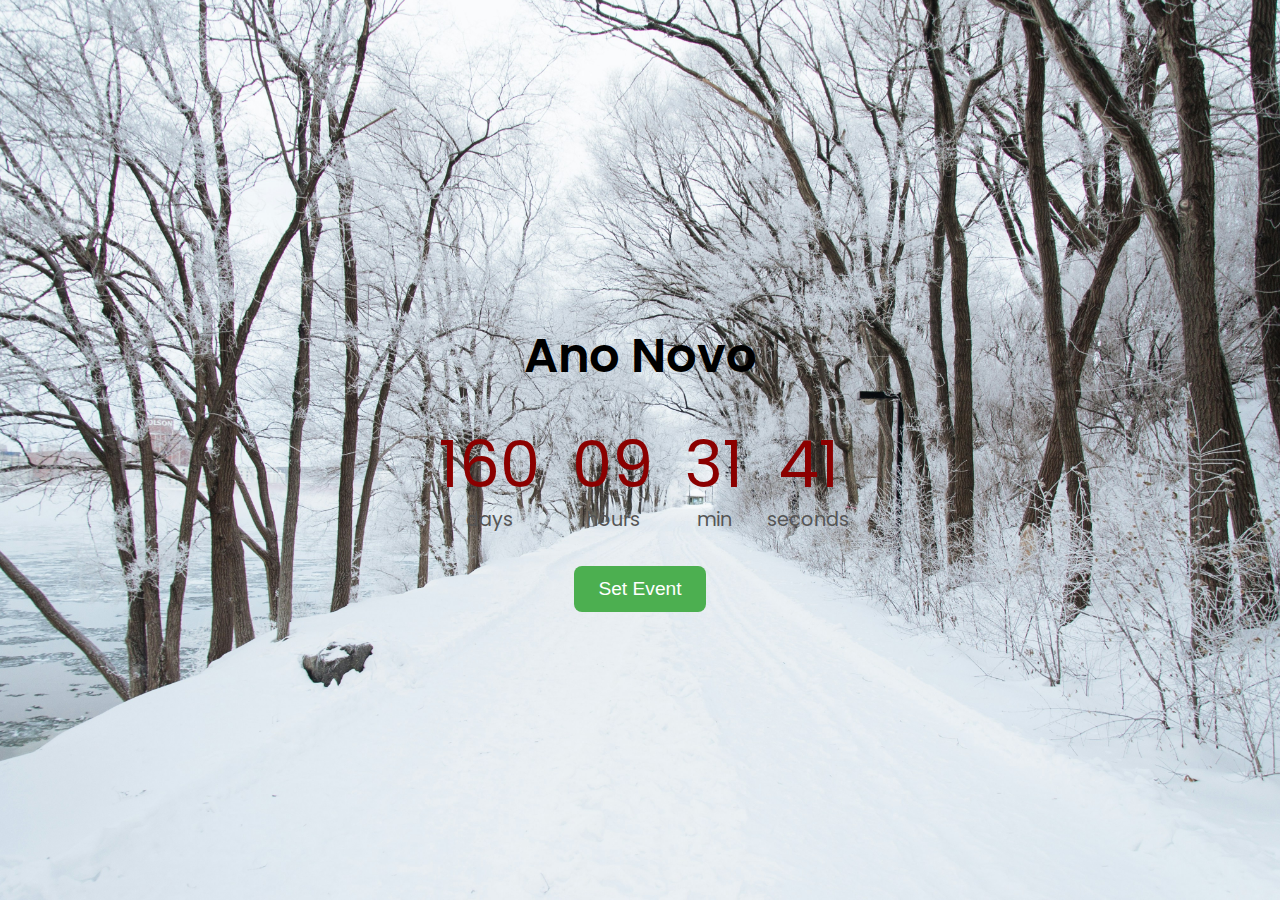
<file: index.html>
<!DOCTYPE html>
<html lang="pt-br">
<head>
  <meta charset="UTF-8" />
  <meta name="viewport" content="width=device-width, initial-scale=1.0" />
  <link rel="stylesheet" href="./countdown-timer/style.css" />
  <title>CountDown-Timer</title>
</head>
<body>

  
  <h1 id="event-name">Your Event</h1>

  
  <div class="countdown-container">
    <div class="countdown-el days-c">
      <p class="big-text" id="days">0</p>
      <span>days</span>
    </div>
    <div class="countdown-el hours-c">
      <p class="big-text" id="hours">0</p>
      <span>hours</span>
    </div>
    <div class="countdown-el min-c">
      <p class="big-text" id="min">0</p>
      <span>min</span>
    </div>
    <div class="countdown-el seconds-c">
      <p class="big-text" id="seconds">0</p>
      <span>seconds</span>
    </div>
  </div>

  <!-- Botão para abrir o modal -->
  <button id="open-modal-btn">Set Event</button>

  <!-- Modal -->
  <div id="event-modal" class="modal">
    <div class="modal-content">
      <span class="close-btn">&times;</span>
      <h2>Set Your Event</h2>
      <form id="event-form">
        <label for="event-title">Event Name:</label>
        <input type="text" id="event-title" required>
        
        <label for="event-date">Event Date:</label>
        <input type="date" id="event-date" required>
        
        <div class="modal-buttons">
          <button type="submit">Save</button>
          <button type="button" id="cancel-btn">Cancel</button>
        </div>
      </form>
    </div>
  </div>

  <script src="./countdown-timer/script.js"></script>
</body>
</html>
</file>
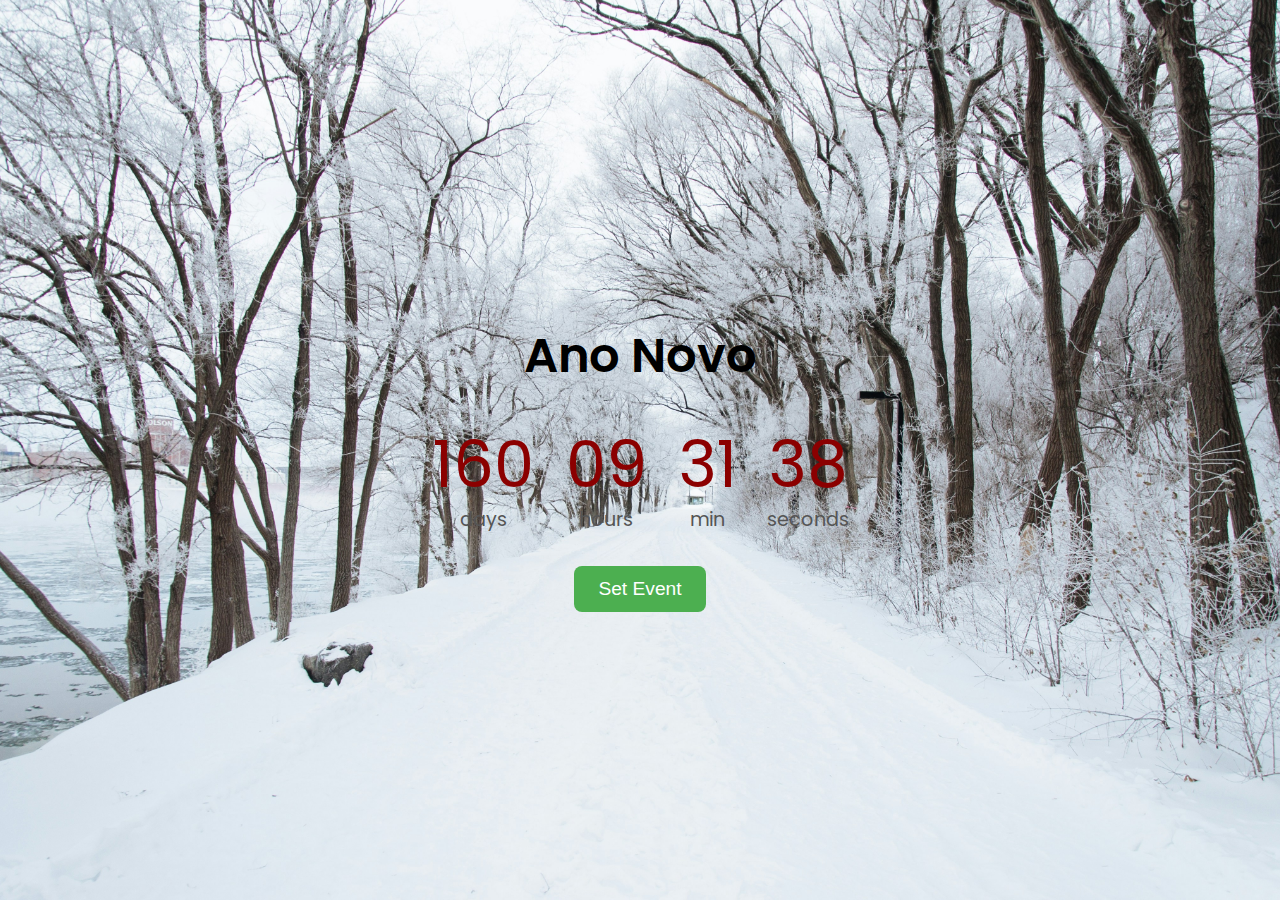
<file: countdown-timer/index.html>
<!DOCTYPE html>
<html lang="pt-br">
<head>
  <meta charset="UTF-8" />
  <meta name="viewport" content="width=device-width, initial-scale=1.0" />
  <link rel="stylesheet" href="style.css" />
  <title>CountDown-Timer</title>
</head>
<body>

  
  <h1 id="event-name">Your Event</h1>

  
  <div class="countdown-container">
    <div class="countdown-el days-c">
      <p class="big-text" id="days">0</p>
      <span>days</span>
    </div>
    <div class="countdown-el hours-c">
      <p class="big-text" id="hours">0</p>
      <span>hours</span>
    </div>
    <div class="countdown-el min-c">
      <p class="big-text" id="min">0</p>
      <span>min</span>
    </div>
    <div class="countdown-el seconds-c">
      <p class="big-text" id="seconds">0</p>
      <span>seconds</span>
    </div>
  </div>

  <!-- Botão para abrir o modal -->
  <button id="open-modal-btn">Set Event</button>

  <!-- Modal -->
  <div id="event-modal" class="modal">
    <div class="modal-content">
      <span class="close-btn">&times;</span>
      <h2>Set Your Event</h2>
      <form id="event-form">
        <label for="event-title">Event Name:</label>
        <input type="text" id="event-title" required>
        
        <label for="event-date">Event Date:</label>
        <input type="date" id="event-date" required>
        
        <div class="modal-buttons">
          <button type="submit">Save</button>
          <button type="button" id="cancel-btn">Cancel</button>
        </div>
      </form>
    </div>
  </div>

  <script src="script.js"></script>
</body>
</html>
</file>
<file: countdown-timer/style.css>
@import url("https://fonts.googleapis.com/css2?family=Poppins:wght@200;400;600&display=swap");

* {
    box-sizing: border-box;
}

body {
    background-image: url(./snow.jpg);
    background-size: cover;
    background-repeat: no-repeat;
    /* background-size: contain; */
    background-position: center;
    min-height: 100vh;
    display: flex;
    flex-direction: column;
    align-items: center;
    justify-content: center;
    font-family: "Poppins", sans-serif;
    margin: 0;
}

h1 {
    font-weight: 600;
    font-size: 3rem;
    margin-top: 2rem;
    color: #000;
    text-align: center;
}

/* ✅ Adaptação do contador */
.countdown-container {
    display: flex;
    flex-wrap: wrap;
    justify-content: center;
    gap: 1rem;
}

.big-text {
    font-weight: normal;
    font-size: 4rem;
    line-height: 1;
    margin: 0.5rem;
    color: #8b0000;
}

.countdown-el {
    text-align: center;
}

.countdown-el span {
    font-size: 1.2rem;
    color: #555;
}

/* ✅ Botão para abrir o modal */
#open-modal-btn {
    background-color: #4caf50;
    color: #fff;
    padding: 12px 24px;
    border: none;
    border-radius: 8px;
    font-size: 1.2rem;
    cursor: pointer;
    margin-top: 2rem;
    transition: background 0.3s ease;
}

#open-modal-btn:hover {
    background-color: #45a049;
}

/* ✅ Estilização do modal */
.modal {
    display: none;
    position: fixed;
    top: 0;
    left: 0;
    width: 100vw;
    height: 100vh;
    background-color: rgba(0, 0, 0, 0.7);
    justify-content: center;
    align-items: center;
    z-index: 9999; /* 🔥 Z-index alto para sobrepor tudo */
}

.modal-content {
    background: #fff;
    padding: 2rem;
    width: 90%; /* ✅ Faz o modal se ajustar ao tamanho da tela */
    max-width: 400px;
    border-radius: 12px;
    position: relative;
}

.close-btn {
    position: absolute;
    top: 10px;
    right: 15px;
    font-size: 1.5rem;
    color: #333;
    cursor: pointer;
}

.close-btn:hover {
    color: #f00;
}

/* ✅ Estilização do formulário */
#event-form {
    display: flex;
    flex-direction: column;
}

#event-form input {
    padding: 10px;
    margin-bottom: 15px;
    border: 1px solid #ccc;
    border-radius: 6px;
    font-size: 1rem;
    pointer-events: auto;
}

.modal-buttons {
    display: flex;
    justify-content: space-between;
}

.modal-buttons button {
    background-color: #4caf50;
    color: white;
    padding: 10px 16px;
    border: none;
    border-radius: 6px;
    cursor: pointer;
    transition: background 0.3s ease;
}

.modal-buttons button:hover {
    background-color: #45a049;
}

#cancel-btn {
    background-color: #f44336;
}

#cancel-btn:hover {
    background-color: #e53935;
}

/* ✅ 🔥 🔥 🔥 RESPONSIVIDADE 🔥 🔥 🔥 */
@media (max-width: 768px) {
    h1 {
        font-size: 2.5rem;
        margin-top: 1rem;
    }

    .countdown-container {
        gap: 0.5rem;
    }

    .big-text {
        font-size: 2.5rem;
        margin: 0.5rem;
    }

    .countdown-el span {
        font-size: 1rem;
    }

    #open-modal-btn {
        font-size: 1rem;
        padding: 10px 20px;
        pointer-events: auto;
    }

    .modal-content {
        padding: 1.5rem;
        width: 95%; /* ✅ Torna o modal mais responsivo */
    }

    .close-btn {
        font-size: 1.2rem;
        pointer-events: auto;
    }

    #event-form input {
        font-size: 0.9rem;
        padding: 8px;
        pointer-events: auto;
    }

    .modal-buttons button {
        padding: 8px 14px;
        font-size: 0.9rem;
        pointer-events: auto;
    }
}

@media (max-width: 480px) {
    h1 {
        font-size: 2rem;
        margin-top: 0.5rem;
    }

    .big-text {
        font-size: 2rem;
    }

    .countdown-el span {
        font-size: 0.8rem;
    }

    #open-modal-btn {
        font-size: 0.9rem;
        padding: 8px 16px;
    }

    .modal-content {
        padding: 1rem;
        width: 100%; /* ✅ Ocupa quase toda a tela */
    }

    .modal-buttons button {
        font-size: 0.8rem;
        padding: 6px 12px;
    }
}
</file>
